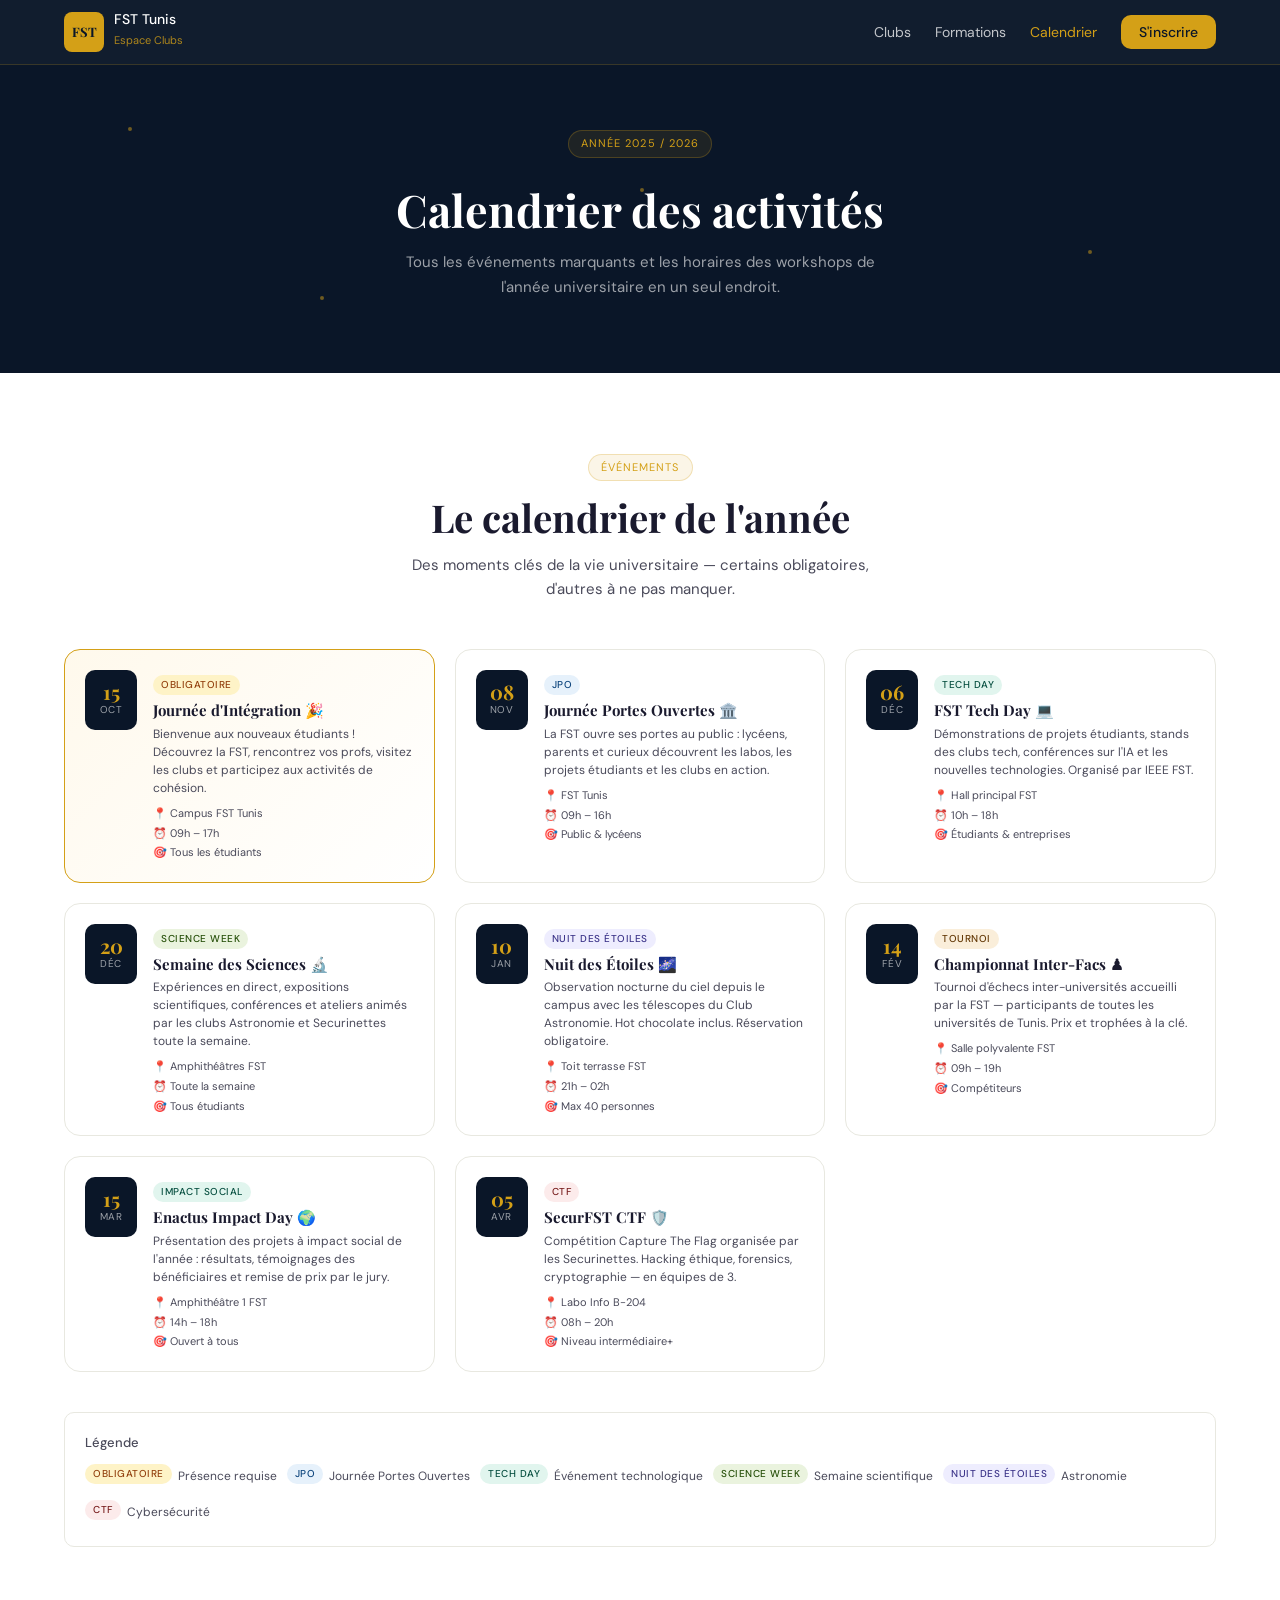
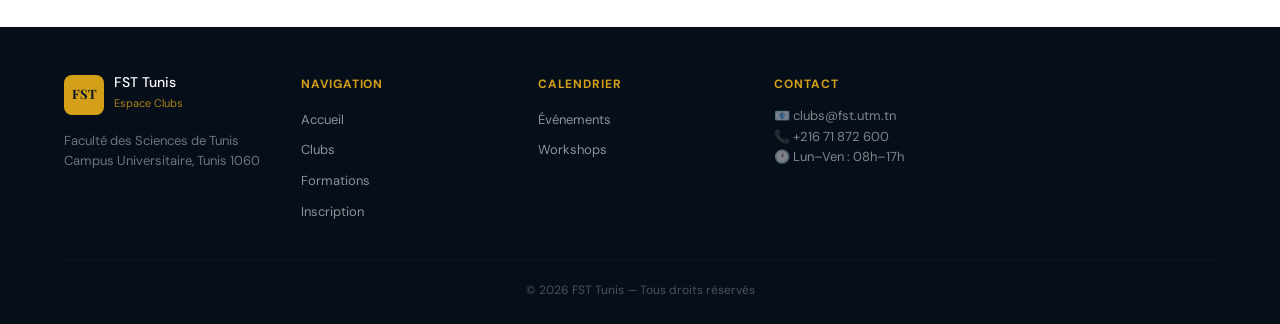
<file: calendrier.html>
<!DOCTYPE html>
<html lang="fr">
<head>
  <meta charset="UTF-8"/>
  <meta name="viewport" content="width=device-width, initial-scale=1.0"/>
  <title>Calendrier — FST Clubs 2025/2026</title>
  <link rel="stylesheet" href="assets/css/style.css"/>
  <link href="https://fonts.googleapis.com/css2?family=Playfair+Display:wght@600;700&family=DM+Sans:wght@300;400;500&display=swap" rel="stylesheet"/>
</head>
<body>

<!-- ═══ NAVBAR ═══ -->
<nav class="navbar" id="navbar">
  <div class="nav-inner">
    <a href="index.html" class="logo">
      <div class="logo-icon"><span>FST</span></div>
      <div class="logo-text"><strong>FST Tunis</strong><small>Espace Clubs</small></div>
    </a>
    <ul class="nav-links">
      <li><a href="index.html#clubs">Clubs</a></li>
      <li><a href="index.html#formations">Formations</a></li>
      <li><a href="calendrier.html" style="color:var(--gold)">Calendrier</a></li>
      <li><a href="inscription.html" class="btn-nav">S'inscrire</a></li>
    </ul>
    <button class="burger" onclick="toggleMenu()">☰</button>
  </div>
  <div class="mobile-menu" id="mobileMenu">
    <a href="index.html#clubs">Clubs</a>
    <a href="index.html#formations">Formations</a>
    <a href="calendrier.html">📅 Calendrier</a>
    <a href="inscription.html">S'inscrire →</a>
  </div>
</nav>

<!-- ═══ PAGE HEADER ═══ -->
<div class="cal-hero">
  <div class="hero-bg">
    <div class="star" style="top:20%;left:10%;animation-delay:0s"></div>
    <div class="star" style="top:60%;left:85%;animation-delay:0.7s"></div>
    <div class="star" style="top:40%;left:50%;animation-delay:1.1s"></div>
    <div class="star" style="top:75%;left:25%;animation-delay:0.4s"></div>
  </div>
  <div class="cal-hero-content">
    <span class="section-tag">Année 2025 / 2026</span>
    <h1>Calendrier des activités</h1>
    <p>Tous les événements marquants et les horaires des workshops de l'année universitaire en un seul endroit.</p>
  </div>
</div>

<!-- ═══ SECTION ÉVÉNEMENTS ═══ -->
<section id="cal-evenements" class="section cal-section active">
  <div class="container">
    <div class="section-header">
      <span class="section-tag">Événements</span>
      <h2>Le calendrier de l'année</h2>
      <p>Des moments clés de la vie universitaire — certains obligatoires, d'autres à ne pas manquer.</p>
    </div>

    <div class="events-grid">

      <div class="event-card event-featured">
        <div class="event-date-badge"><strong>15</strong><span>OCT</span></div>
        <div class="event-body">
          <span class="event-type obligatoire">Obligatoire</span>
          <h3>Journée d'Intégration 🎉</h3>
          <p>Bienvenue aux nouveaux étudiants ! Découvrez la FST, rencontrez vos profs, visitez les clubs et participez aux activités de cohésion.</p>
          <div class="event-meta">
            <span>📍 Campus FST Tunis</span>
            <span>⏰ 09h – 17h</span>
            <span>🎯 Tous les étudiants</span>
          </div>
        </div>
      </div>

      <div class="event-card">
        <div class="event-date-badge"><strong>08</strong><span>NOV</span></div>
        <div class="event-body">
          <span class="event-type jpo">JPO</span>
          <h3>Journée Portes Ouvertes 🏛️</h3>
          <p>La FST ouvre ses portes au public : lycéens, parents et curieux découvrent les labos, les projets étudiants et les clubs en action.</p>
          <div class="event-meta">
            <span>📍 FST Tunis</span>
            <span>⏰ 09h – 16h</span>
            <span>🎯 Public & lycéens</span>
          </div>
        </div>
      </div>

      <div class="event-card">
        <div class="event-date-badge"><strong>06</strong><span>DÉC</span></div>
        <div class="event-body">
          <span class="event-type tech">Tech Day</span>
          <h3>FST Tech Day 💻</h3>
          <p>Démonstrations de projets étudiants, stands des clubs tech, conférences sur l'IA et les nouvelles technologies. Organisé par IEEE FST.</p>
          <div class="event-meta">
            <span>📍 Hall principal FST</span>
            <span>⏰ 10h – 18h</span>
            <span>🎯 Étudiants & entreprises</span>
          </div>
        </div>
      </div>

      <div class="event-card">
        <div class="event-date-badge"><strong>20</strong><span>DÉC</span></div>
        <div class="event-body">
          <span class="event-type science">Science Week</span>
          <h3>Semaine des Sciences 🔬</h3>
          <p>Expériences en direct, expositions scientifiques, conférences et ateliers animés par les clubs Astronomie et Securinettes toute la semaine.</p>
          <div class="event-meta">
            <span>📍 Amphithéâtres FST</span>
            <span>⏰ Toute la semaine</span>
            <span>🎯 Tous étudiants</span>
          </div>
        </div>
      </div>

      <div class="event-card">
        <div class="event-date-badge"><strong>10</strong><span>JAN</span></div>
        <div class="event-body">
          <span class="event-type nuit">Nuit des Étoiles</span>
          <h3>Nuit des Étoiles 🌌</h3>
          <p>Observation nocturne du ciel depuis le campus avec les télescopes du Club Astronomie. Hot chocolate inclus. Réservation obligatoire.</p>
          <div class="event-meta">
            <span>📍 Toit terrasse FST</span>
            <span>⏰ 21h – 02h</span>
            <span>🎯 Max 40 personnes</span>
          </div>
        </div>
      </div>

      <div class="event-card">
        <div class="event-date-badge"><strong>14</strong><span>FÉV</span></div>
        <div class="event-body">
          <span class="event-type tournoi">Tournoi</span>
          <h3>Championnat Inter-Facs ♟</h3>
          <p>Tournoi d'échecs inter-universités accueilli par la FST — participants de toutes les universités de Tunis. Prix et trophées à la clé.</p>
          <div class="event-meta">
            <span>📍 Salle polyvalente FST</span>
            <span>⏰ 09h – 19h</span>
            <span>🎯 Compétiteurs</span>
          </div>
        </div>
      </div>

      <div class="event-card">
        <div class="event-date-badge"><strong>15</strong><span>MAR</span></div>
        <div class="event-body">
          <span class="event-type social">Impact Social</span>
          <h3>Enactus Impact Day 🌍</h3>
          <p>Présentation des projets à impact social de l'année : résultats, témoignages des bénéficiaires et remise de prix par le jury.</p>
          <div class="event-meta">
            <span>📍 Amphithéâtre 1 FST</span>
            <span>⏰ 14h – 18h</span>
            <span>🎯 Ouvert à tous</span>
          </div>
        </div>
      </div>

      <div class="event-card">
        <div class="event-date-badge"><strong>05</strong><span>AVR</span></div>
        <div class="event-body">
          <span class="event-type ctf">CTF</span>
          <h3>SecurFST CTF 🛡️</h3>
          <p>Compétition Capture The Flag organisée par les Securinettes. Hacking éthique, forensics, cryptographie — en équipes de 3.</p>
          <div class="event-meta">
            <span>📍 Labo Info B-204</span>
            <span>⏰ 08h – 20h</span>
            <span>🎯 Niveau intermédiaire+</span>
          </div>
        </div>
      </div>

    </div>

    <!-- Légende -->
    <div class="legend">
      <h4>Légende</h4>
      <div class="legend-items">
        <div class="legend-item"><span class="event-type obligatoire">Obligatoire</span> Présence requise</div>
        <div class="legend-item"><span class="event-type jpo">JPO</span> Journée Portes Ouvertes</div>
        <div class="legend-item"><span class="event-type tech">Tech Day</span> Événement technologique</div>
        <div class="legend-item"><span class="event-type science">Science Week</span> Semaine scientifique</div>
        <div class="legend-item"><span class="event-type nuit">Nuit des Étoiles</span> Astronomie</div>
        <div class="legend-item"><span class="event-type ctf">CTF</span> Cybersécurité</div>
      </div>
    </div>
  </div>
</section>
</section>

<!-- ═══ FOOTER ═══ -->
<footer class="footer">
  <div class="container">
    <div class="footer-grid">
      <div>
        <div class="logo"><div class="logo-icon"><span>FST</span></div><div class="logo-text"><strong>FST Tunis</strong><small>Espace Clubs</small></div></div>
        <p style="margin-top:1rem;font-size:13px;opacity:0.6">Faculté des Sciences de Tunis<br/>Campus Universitaire, Tunis 1060</p>
      </div>
      <div>
        <h5>Navigation</h5>
        <ul>
          <li><a href="index.html">Accueil</a></li>
          <li><a href="index.html#clubs">Clubs</a></li>
          <li><a href="index.html#formations">Formations</a></li>
          <li><a href="inscription.html">Inscription</a></li>
        </ul>
      </div>
      <div>
        <h5>Calendrier</h5>
        <ul>
          <li><a href="#" onclick="showCalSection('evenements', document.querySelector('.cal-hero-tab'))">Événements</a></li>
          <li><a href="#" onclick="showCalSection('workshops', document.querySelectorAll('.cal-hero-tab')[1])">Workshops</a></li>
        </ul>
      </div>
      <div>
        <h5>Contact</h5>
        <p style="font-size:13px;opacity:0.7">📧 clubs@fst.utm.tn<br/>📞 +216 71 872 600<br/>🕐 Lun–Ven : 08h–17h</p>
      </div>
    </div>
    <div class="footer-bottom">
      <p>© 2026 FST Tunis — Tous droits réservés</p>
    </div>
  </div>
</footer>

<script src="assets/js/script.js"></script>
<script>
function showCalSection(section, btn) {
  // Hide all sections
  document.querySelectorAll('.cal-section').forEach(s => s.style.display = 'none');
  document.querySelectorAll('.cal-hero-tab').forEach(b => b.classList.remove('active'));
  // Show target
  const target = document.getElementById('cal-' + section);
  if (target) target.style.display = 'block';
  if (btn) btn.classList.add('active');
}
</script>
</body>
</html>
</file>
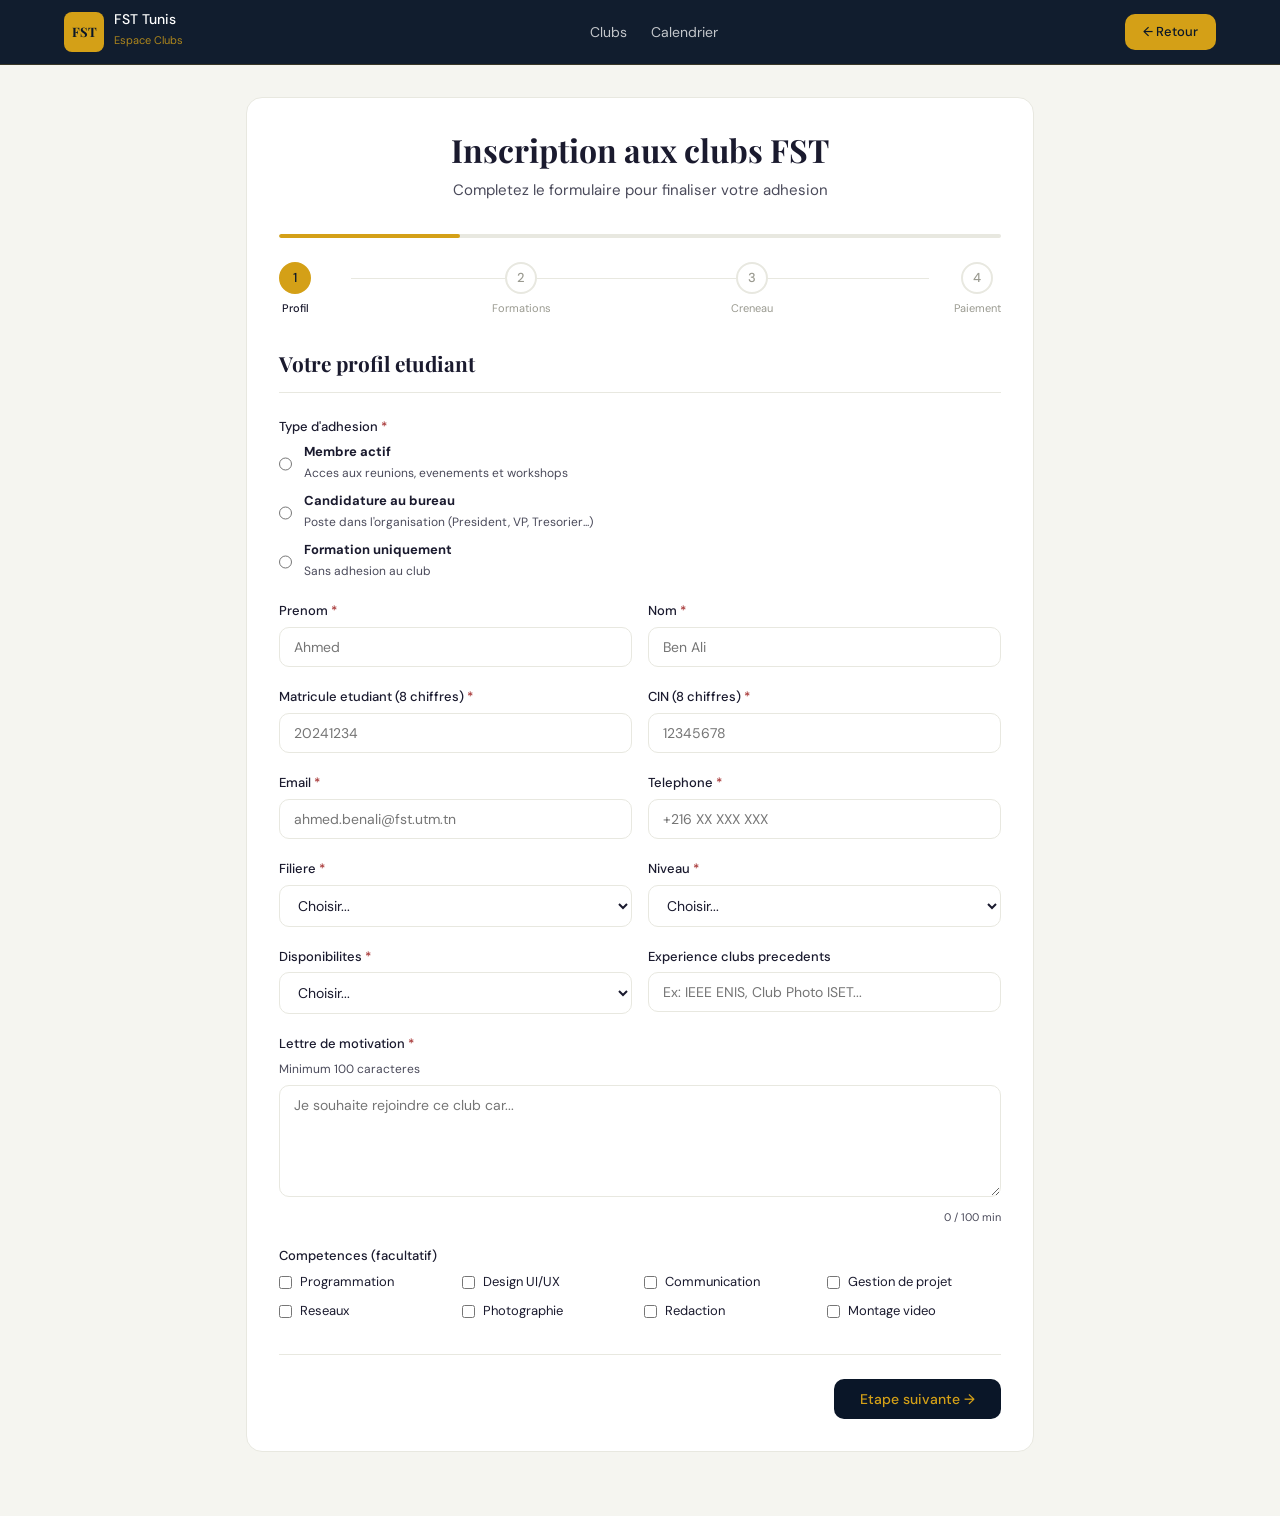
<file: inscription.html>
<!DOCTYPE html>
<html lang="fr">
<head>
  <meta charset="UTF-8"/>
  <meta name="viewport" content="width=device-width, initial-scale=1.0"/>
  <title>Inscription — FST Clubs</title>
  <link rel="stylesheet" href="assets/css/style.css"/>
  <link href="https://fonts.googleapis.com/css2?family=Playfair+Display:wght@600;700&family=DM+Sans:wght@300;400;500&display=swap" rel="stylesheet"/>
  <style>
    .club-badge{display:inline-flex;align-items:center;gap:10px;background:linear-gradient(135deg,#0a1628,#162847);color:#d4a017;padding:10px 20px;border-radius:12px;font-weight:600;font-size:15px;margin-bottom:1.5rem}
    .creneau-grid{display:grid;grid-template-columns:repeat(auto-fill,minmax(160px,1fr));gap:8px}
    .creneau-card{position:relative}
    .creneau-card input{position:absolute;opacity:0;width:0;height:0}
    .creneau-card label{display:block;padding:10px 14px;border:1.5px solid #e8e8e0;border-radius:10px;cursor:pointer;font-size:13px;transition:all .2s}
    .creneau-card input:checked + label{border-color:#d4a017;background:#fff9ec;color:#633806;font-weight:500}
    .creneau-card.pris label{background:#f5f5f0;color:#b0b0a0;cursor:not-allowed;border-color:#e0e0d8;text-decoration:line-through}
    .creneau-card label .cr-time{display:block;font-weight:600;color:inherit}
    .creneau-card label .cr-lieu{display:block;font-size:11px;color:#9a9a90;margin-top:2px}
    .paiement-sim{border:2px solid #e8e8e0;border-radius:14px;padding:1.5rem;margin-bottom:1.5rem}
    .pm-tabs{display:flex;gap:8px;margin-bottom:1rem;flex-wrap:wrap}
    .pm-tab{padding:9px 18px;border:1.5px solid #e8e8e0;border-radius:10px;background:#fff;cursor:pointer;font-size:13px;font-family:'DM Sans',sans-serif;transition:all .2s}
    .pm-tab.active{border-color:#d4a017;background:#fff9ec;color:#633806;font-weight:500}
    .pm-form{display:none;animation:fadeIn .25s}
    .pm-form.active{display:block}
    .card-inputs{display:grid;grid-template-columns:2fr 1fr 1fr;gap:8px}
    .bank-info{background:#f5f5f0;border-radius:10px;padding:1rem;font-size:13px}
    .bank-row{display:flex;justify-content:space-between;padding:5px 0;border-bottom:1px solid #e8e8e0;font-size:13px}
    .bank-row:last-child{border:none}
    .especes-box{background:#fff9ec;border:1px solid rgba(212,160,23,0.3);border-radius:10px;padding:1rem;font-size:13px;color:#633806}
    .total-recap{background:#0a1628;color:#fff;border-radius:12px;padding:1.25rem;margin-bottom:1.5rem}
    .total-line{display:flex;justify-content:space-between;font-size:13px;padding:5px 0;border-bottom:1px solid rgba(255,255,255,0.1)}
    .total-line.big{font-size:16px;font-weight:600;border:none;padding-top:10px;color:#d4a017}
    @keyframes fadeIn{from{opacity:0;transform:translateY(-6px)}to{opacity:1;transform:none}}
  </style>
</head>
<body class="inscription-page">

<nav class="navbar" id="navbar">
  <div class="nav-inner">
    <a href="index.html" class="logo">
      <div class="logo-icon"><span>FST</span></div>
      <div class="logo-text"><strong>FST Tunis</strong><small>Espace Clubs</small></div>
    </a>
    <ul class="nav-links" style="gap:1.5rem;list-style:none;display:flex;align-items:center">
      <li><a href="index.html#clubs" style="font-size:14px;color:rgba(255,255,255,0.75)">Clubs</a></li>
      <li><a href="calendrier.html" style="font-size:14px;color:rgba(255,255,255,0.75)">Calendrier</a></li>
    </ul>
    <a href="index.html" class="btn-nav">&#8592; Retour</a>
  </div>
</nav>

<main class="insc-main">
  <div class="insc-wrapper">

    <div class="insc-title">
      <h1>Inscription aux clubs FST</h1>
      <p>Completez le formulaire pour finaliser votre adhesion</p>
    </div>

    <!-- Club badge (rempli par JS) -->
    <div id="clubBadge" style="display:none" class="club-badge">
      <span id="clubBadgeIcon">🏆</span>
      <span id="clubBadgeName">Club</span>
      <span style="font-size:12px;opacity:0.7;margin-left:4px" id="clubBadgePrix"></span>
    </div>

    <!-- Barre progression -->
    <div class="progress-bar">
      <div class="progress-fill" id="progressFill" style="width:25%"></div>
    </div>
    <div class="steps-track">
      <div class="step-item active" id="si-1"><div class="step-num">1</div><span>Profil</span></div>
      <div class="step-item" id="si-2"><div class="step-num">2</div><span>Formations</span></div>
      <div class="step-item" id="si-3"><div class="step-num">3</div><span>Creneau</span></div>
      <div class="step-item" id="si-4"><div class="step-num">4</div><span>Paiement</span></div>
    </div>

    <form id="inscForm" action="actions/inscription.php" method="POST">
      <!-- Club transmis par URL, stocké dans un champ caché -->
      <input type="hidden" name="club" id="clubInput" value=""/>
      <input type="hidden" name="creneau_id" id="creneauInput" value=""/>
      <input type="hidden" name="mode_paiement" id="modeInput" value=""/>

      <!-- ════ ÉTAPE 1 : Profil ════ -->
      <div class="form-step active" id="step-1">
        <h2 class="step-title">Votre profil etudiant</h2>

        <div class="form-group">
          <label class="form-label required">Type d'adhesion</label>
          <div class="radio-group">
            <label class="radio-option">
              <input type="radio" name="adhesion" value="membre" required/>
              <div class="ro-inner"><strong>Membre actif</strong><p>Acces aux reunions, evenements et workshops</p></div>
            </label>
            <label class="radio-option">
              <input type="radio" name="adhesion" value="bureau"/>
              <div class="ro-inner"><strong>Candidature au bureau</strong><p>Poste dans l'organisation (President, VP, Tresorier...)</p></div>
            </label>
            <label class="radio-option">
              <input type="radio" name="adhesion" value="formation"/>
              <div class="ro-inner"><strong>Formation uniquement</strong><p>Sans adhesion au club</p></div>
            </label>
          </div>
        </div>

        <div class="form-row">
          <div class="form-group">
            <label class="form-label required">Prenom</label>
            <input type="text" name="prenom" placeholder="Ahmed" required/>
          </div>
          <div class="form-group">
            <label class="form-label required">Nom</label>
            <input type="text" name="nom" placeholder="Ben Ali" required/>
          </div>
        </div>

        <div class="form-row">
          <div class="form-group">
            <label class="form-label required">Matricule etudiant (8 chiffres)</label>
            <input type="text" name="matricule" placeholder="20241234" pattern="[0-9]{8}" maxlength="8" required/>
          </div>
          <div class="form-group">
            <label class="form-label required">CIN (8 chiffres)</label>
            <input type="text" name="cin" placeholder="12345678" pattern="[0-9]{8}" maxlength="8" required/>
          </div>
        </div>

        <div class="form-row">
          <div class="form-group">
            <label class="form-label required">Email</label>
            <input type="email" name="email" placeholder="ahmed.benali@fst.utm.tn" required/>
          </div>
          <div class="form-group">
            <label class="form-label required">Telephone</label>
            <input type="tel" name="telephone" placeholder="+216 XX XXX XXX" required/>
          </div>
        </div>

        <div class="form-row">
          <div class="form-group">
            <label class="form-label required">Filiere</label>
            <select name="filiere" required>
              <option value="">Choisir...</option>
              <option>Licence Informatique</option>
              <option>Licence Mathematiques</option>
              <option>Licence Physique</option>
              <option>Licence Chimie</option>
              <option>Licence Biologie</option>
              <option>Master Informatique</option>
              <option>Master Physique</option>
              <option>Master Mathematiques</option>
              <option>Doctorat</option>
            </select>
          </div>
          <div class="form-group">
            <label class="form-label required">Niveau</label>
            <select name="niveau" required>
              <option value="">Choisir...</option>
              <option>L1 — 1ere annee Licence</option>
              <option>L2 — 2eme annee Licence</option>
              <option>L3 — 3eme annee Licence</option>
              <option>M1 — 1ere annee Master</option>
              <option>M2 — 2eme annee Master</option>
              <option>Doctorat</option>
            </select>
          </div>
        </div>

        <div class="form-row">
          <div class="form-group">
            <label class="form-label required">Disponibilites</label>
            <select name="dispo" required>
              <option value="">Choisir...</option>
              <option>Matin (08h-12h)</option>
              <option>Apres-midi (14h-18h)</option>
              <option>Soir (18h-21h)</option>
              <option>Week-end seulement</option>
              <option>Flexible</option>
            </select>
          </div>
          <div class="form-group">
            <label class="form-label">Experience clubs precedents</label>
            <input type="text" name="experience" placeholder="Ex: IEEE ENIS, Club Photo ISET..."/>
          </div>
        </div>

        <div class="form-group">
          <label class="form-label required">Lettre de motivation</label>
          <p class="form-hint">Minimum 100 caracteres</p>
          <textarea name="motivation" rows="5" placeholder="Je souhaite rejoindre ce club car..." required minlength="100"></textarea>
          <div class="char-count"><span id="charCount">0</span> / 100 min</div>
        </div>

        <div class="form-group">
          <label class="form-label">Competences (facultatif)</label>
          <div class="checkbox-grid">
            <label class="check-item"><input type="checkbox" name="competences[]" value="prog"/> Programmation</label>
            <label class="check-item"><input type="checkbox" name="competences[]" value="design"/> Design UI/UX</label>
            <label class="check-item"><input type="checkbox" name="competences[]" value="commun"/> Communication</label>
            <label class="check-item"><input type="checkbox" name="competences[]" value="gestion"/> Gestion de projet</label>
            <label class="check-item"><input type="checkbox" name="competences[]" value="reseau"/> Reseaux</label>
            <label class="check-item"><input type="checkbox" name="competences[]" value="photo"/> Photographie</label>
            <label class="check-item"><input type="checkbox" name="competences[]" value="redac"/> Redaction</label>
            <label class="check-item"><input type="checkbox" name="competences[]" value="video"/> Montage video</label>
          </div>
        </div>

        <div class="step-actions">
          <span></span>
          <button type="button" class="btn-next" onclick="nextStep(2)">Etape suivante &#8594;</button>
        </div>
      </div>

      <!-- ════ ÉTAPE 2 : Formations ════ -->
      <div class="form-step" id="step-2">
        <h2 class="step-title">Formations certifiees <span class="optional-tag">Optionnel</span></h2>
        <p class="step-subtitle">Ajoutez des formations certifiees. Les frais s'ajoutent au total.</p>

        <div class="formations-list">
          <div class="formation-select-card" data-price="80">
            <label class="fsc-label">
              <input type="checkbox" name="formations[]" value="iot" onchange="updateTotal()"/>
              <div class="fsc-inner">
                <div class="fsc-left"><span class="fsc-badge ieee-text">IEEE</span>
                  <div><h4>Introduction a l'IoT</h4><p>20h · Certificat IEEE · Labo B-204</p></div></div>
                <span class="fsc-price">80 DT</span>
              </div>
            </label>
          </div>
          <div class="formation-select-card" data-price="120">
            <label class="fsc-label">
              <input type="checkbox" name="formations[]" value="ml" onchange="updateTotal()"/>
              <div class="fsc-inner">
                <div class="fsc-left"><span class="fsc-badge ieee-text">IEEE</span>
                  <div><h4>Machine Learning avec Python</h4><p>30h · Certificat IEEE</p></div></div>
                <span class="fsc-price">120 DT</span>
              </div>
            </label>
          </div>
          <div class="formation-select-card" data-price="60">
            <label class="fsc-label">
              <input type="checkbox" name="formations[]" value="leadership" onchange="updateTotal()"/>
              <div class="fsc-inner">
                <div class="fsc-left"><span class="fsc-badge enactus-text">EN</span>
                  <div><h4>Leadership &amp; Gestion de projet</h4><p>15h · Certificat Enactus</p></div></div>
                <span class="fsc-price">60 DT</span>
              </div>
            </label>
          </div>
          <div class="formation-select-card" data-price="100">
            <label class="fsc-label">
              <input type="checkbox" name="formations[]" value="ctf" onchange="updateTotal()"/>
              <div class="fsc-inner">
                <div class="fsc-left"><span class="fsc-badge secu-text">SEC</span>
                  <div><h4>Ethical Hacking &amp; CTF</h4><p>25h · Certificat SecurInette</p></div></div>
                <span class="fsc-price">100 DT</span>
              </div>
            </label>
          </div>
          <div class="formation-select-card" data-price="90">
            <label class="fsc-label">
              <input type="checkbox" name="formations[]" value="forensics" onchange="updateTotal()"/>
              <div class="fsc-inner">
                <div class="fsc-left"><span class="fsc-badge secu-text">SEC</span>
                  <div><h4>Forensics &amp; Defense numerique</h4><p>20h · Certificat SecurInette</p></div></div>
                <span class="fsc-price">90 DT</span>
              </div>
            </label>
          </div>
          <div class="formation-select-card" data-price="40">
            <label class="fsc-label">
              <input type="checkbox" name="formations[]" value="astrophysique" onchange="updateTotal()"/>
              <div class="fsc-inner">
                <div class="fsc-left"><span class="fsc-badge astro-text">&#128301;</span>
                  <div><h4>Astrophysique pour debutants</h4><p>12h · Attestation FST</p></div></div>
                <span class="fsc-price">40 DT</span>
              </div>
            </label>
          </div>
        </div>

        <div class="step-actions">
          <button type="button" class="btn-back" onclick="prevStep(1)">&#8592; Retour</button>
          <button type="button" class="btn-next" onclick="nextStep(3)">Etape suivante &#8594;</button>
        </div>
      </div>

      <!-- ════ ÉTAPE 3 : Créneau de recrutement ════ -->
      <div class="form-step" id="step-3">
        <h2 class="step-title">Creneau de recrutement</h2>
        <p class="step-subtitle">Chaque creneau est reserve a un seul etudiant. Choisissez parmi les places disponibles.</p>

        <div id="creneauxLoading" style="text-align:center;padding:2rem;color:#9a9a90">
          <div style="font-size:2rem;margin-bottom:8px">&#128336;</div>
          <p>Chargement des creneaux...</p>
        </div>

        <div id="creneauxContainer" style="display:none">
          <div id="creneauxInfo" style="background:#f5f5f0;border-radius:10px;padding:10px 14px;font-size:13px;color:#4a4a5a;margin-bottom:1rem"></div>
          <div class="creneau-grid" id="creneauxGrid"></div>
          <p style="font-size:12px;color:#9a9a90;margin-top:8px">&#128994; Disponible &nbsp; &#128308; Deja reserve</p>
        </div>

        <div id="creneauxError" style="display:none;background:#fcebeb;border-radius:10px;padding:1rem;color:#791F1F;font-size:13px;text-align:center">
          Impossible de charger les creneaux. Verifiez votre connexion.
        </div>

        <div class="step-actions" style="margin-top:1.5rem">
          <button type="button" class="btn-back" onclick="prevStep(2)">&#8592; Retour</button>
          <button type="button" class="btn-next" onclick="nextStep(4)">Etape suivante &#8594;</button>
        </div>
      </div>

      <!-- ════ ÉTAPE 4 : Paiement ════ -->
      <div class="form-step" id="step-4">
        <h2 class="step-title">Recapitulatif &amp; Paiement</h2>

        <!-- Récap montants -->
        <div class="total-recap" id="totalRecap">
          <div class="total-line"><span>Club</span><strong id="recapClub">-</strong></div>
          <div class="total-line"><span>Cotisation</span><strong id="recapCotis">-</strong></div>
          <div class="total-line" id="recapFormationsRow" style="display:none"><span>Formations</span><strong id="recapFormations">-</strong></div>
          <div class="total-line"><span>Frais admin</span><strong>2 DT</strong></div>
          <div class="total-line big"><span>Total a payer</span><strong id="recapTotal">-</strong></div>
        </div>

        <!-- Paiement simulé -->
        <div class="paiement-sim">
          <h3 style="font-size:15px;margin-bottom:1rem">Mode de paiement <span style="color:#e24b4a;font-size:12px">* obligatoire</span></h3>

          <div id="pmAlert" style="display:none;background:#fcebeb;border-radius:8px;padding:10px;font-size:13px;color:#791F1F;margin-bottom:1rem">
            &#9888;&#65039; Veuillez selectionner un mode de paiement.
          </div>

          <div class="pm-tabs">
            <button type="button" class="pm-tab" onclick="selectPM('carte',this)">&#128179; Carte bancaire</button>
            <button type="button" class="pm-tab" onclick="selectPM('virement',this)">&#127963; Virement</button>
            <button type="button" class="pm-tab" onclick="selectPM('especes',this)">&#128181; Especes</button>
          </div>

          <div class="pm-form" id="pm-carte">
            <div class="form-group">
              <label class="form-label">Numero de carte</label>
              <input type="text" placeholder="0000  0000  0000  0000" maxlength="19" oninput="formatCard(this)" autocomplete="cc-number"/>
            </div>
            <div class="card-inputs">
              <div class="form-group">
                <label class="form-label">Nom sur la carte</label>
                <input type="text" placeholder="AHMED BEN ALI" autocomplete="cc-name"/>
              </div>
              <div class="form-group">
                <label class="form-label">Expiration</label>
                <input type="text" placeholder="MM/AA" maxlength="5" autocomplete="cc-exp"/>
              </div>
              <div class="form-group">
                <label class="form-label">CVV</label>
                <input type="text" placeholder="***" maxlength="3" autocomplete="cc-csc"/>
              </div>
            </div>
          </div>

          <div class="pm-form" id="pm-virement">
            <div class="bank-info">
              <div class="bank-row"><span>Banque</span><strong>BNA</strong></div>
              <div class="bank-row"><span>RIB</span><strong>10 006 0351234567890 23</strong></div>
              <div class="bank-row"><span>Reference</span><strong style="color:#d4a017">FST-CLUBS-2024</strong></div>
            </div>
            <div class="form-group" style="margin-top:1rem">
              <label class="form-label">N° de recu de virement</label>
              <input type="text" name="virement_ref" placeholder="Ex: VIR-20241234"/>
            </div>
          </div>

          <div class="pm-form" id="pm-especes">
            <div class="especes-box">
              <p>&#127962; Presentez-vous au Bureau A-104 (Lun-Ven, 08h-16h) avec votre matricule et le montant exact.</p>
              <div class="bank-row" style="margin-top:8px"><span>Bureau</span><strong>Batiment A — Salle 104</strong></div>
              <div class="bank-row"><span>Horaires</span><strong>08h – 16h (Lun–Ven)</strong></div>
            </div>
          </div>
        </div>

        <div class="cgu-block">
          <label class="check-item" style="font-size:14px">
            <input type="checkbox" name="cgu" required/>
            J'accepte le reglement interieur de la FST Tunis et du club
          </label>
          <label class="check-item" style="font-size:14px">
            <input type="checkbox" name="newsletter" value="1"/>
            Recevoir les actualites des clubs par email
          </label>
        </div>

        <div class="step-actions">
          <button type="button" class="btn-back" onclick="prevStep(3)">&#8592; Retour</button>
          <button type="submit" class="btn-submit" onclick="return validateAndSubmit()">Confirmer l'inscription &#10003;</button>
        </div>
      </div>

    </form>
  </div>
</main>

<script src="assets/js/script_inscription.js"></script>
</body>
</html>
</file>
<file: assets/css/style.css>
/* ═══════════════════════════════════════════
   FST CLUBS — STYLE.CSS
   Dark Academic Theme · Navy + Gold
═══════════════════════════════════════════ */
:root {
  --navy:     #0a1628;
  --navy-2:   #0f1f3d;
  --navy-3:   #162847;
  --gold:     #d4a017;
  --gold-l:   #e8bc3a;
  --white:    #ffffff;
  --gray-100: #f5f5f0;
  --gray-200: #e8e8e0;
  --gray-400: #9a9a90;
  --gray-600: #5a5a50;
  --text:     #1a1a2e;
  --text-2:   #4a4a5a;
  --blue:     #185FA5;
  --blue-l:   #E6F1FB;
  --blue-t:   #0C447C;
  --green:    #3B6D11;
  --green-l:  #EAF3DE;
  --green-t:  #27500A;
  --purple:   #534AB7;
  --purple-l: #EEEDFE;
  --purple-t: #3C3489;
  --amber:    #854F0B;
  --amber-l:  #FAEEDA;
  --amber-t:  #633806;
  --red:      #A32D2D;
  --red-l:    #FCEBEB;
  --red-t:    #791F1F;
  --teal:     #0F6E56;
  --teal-l:   #E1F5EE;
  --teal-t:   #085041;
  --radius:   10px;
  --radius-lg: 16px;
  --shadow:   0 2px 20px rgba(0,0,0,0.08);
  --shadow-lg: 0 8px 40px rgba(0,0,0,0.12);
}
* { box-sizing: border-box; margin: 0; padding: 0; }
html { scroll-behavior: smooth; }
body {
  font-family: 'DM Sans', sans-serif;
  color: var(--text);
  background: var(--white);
  line-height: 1.6;
}
h1, h2, h3 {
  font-family: 'Playfair Display', serif;
  line-height: 1.25;
}
a { text-decoration: none; color: inherit; }
input, select, textarea, button {
  font-family: 'DM Sans', sans-serif;
  font-size: 14px;
}
input[type=text], input[type=email], input[type=tel],
input[type=password], input[type=number],
select, textarea {
  width: 100%;
  padding: 10px 14px;
  border: 1px solid var(--gray-200);
  border-radius: var(--radius);
  background: var(--white);
  color: var(--text);
  outline: none;
  transition: border-color 0.2s, box-shadow 0.2s;
}
input:focus, select:focus, textarea:focus {
  border-color: var(--gold);
  box-shadow: 0 0 0 3px rgba(212,160,23,0.12);
}
textarea { resize: vertical; }
/* ─── NAVBAR ─── */
.navbar {
  position: sticky;
  top: 0;
  z-index: 100;
  background: rgba(10,22,40,0.97);
  backdrop-filter: blur(12px);
  border-bottom: 1px solid rgba(212,160,23,0.2);
}
.nav-inner {
  max-width: 1200px;
  margin: 0 auto;
  padding: 0 1.5rem;
  height: 64px;
  display: flex;
  align-items: center;
  justify-content: space-between;
}
.logo {
  display: flex;
  align-items: center;
  gap: 10px;
}
.logo-icon {
  width: 40px;
  height: 40px;
  background: var(--gold);
  border-radius: 8px;
  display: flex;
  align-items: center;
  justify-content: center;
}

.logo-icon span {
  font-family: 'Playfair Display', serif;
  font-size: 13px;
  font-weight: 700;
  color: var(--navy);
}

.logo-text strong {
  display: block;
  font-size: 14px;
  font-weight: 500;
  color: var(--white);
  line-height: 1;
}
.logo-text small {
  font-size: 11px;
  color: var(--gold);
  opacity: 0.8;
}
.nav-links {
  display: flex;
  align-items: center;
  gap: 1.5rem;
  list-style: none;
}
.nav-links a {
  font-size: 14px;
  color: rgba(255,255,255,0.75);
  transition: color 0.2s;
}
.nav-links a:hover { color: var(--gold); }
.btn-nav {
  padding: 8px 18px;
  background: var(--gold);
  color: var(--navy) !important;
  border-radius: var(--radius);
  font-weight: 500;
  font-size: 13px;
  transition: background 0.2s;
}
.btn-nav:hover { background: var(--gold-l) !important; }
.burger {
  display: none;
  background: none;
  border: none;
  color: var(--white);
  font-size: 22px;
  cursor: pointer;
}
.mobile-menu {
  display: none;
  flex-direction: column;
  padding: 1rem 1.5rem;
  gap: 0.75rem;
  border-top: 1px solid rgba(255,255,255,0.08);
}
.mobile-menu a {
  font-size: 14px;
  color: rgba(255,255,255,0.8);
  padding: 6px 0;
}
.mobile-menu.open { display: flex; }
/* ─── HERO ─── */
.hero {
  background: var(--navy);
  min-height: 90vh;
  display: flex;
  align-items: center;
  position: relative;
  overflow: hidden;
}
.hero-bg {
  position: absolute;
  inset: 0;
  pointer-events: none;
}
.star {
  position: absolute;
  width: 4px;
  height: 4px;
  background: var(--gold);
  border-radius: 50%;
  animation: twinkle 3s infinite;
  opacity: 0.5;
}
@keyframes twinkle {
  0%, 100% { opacity: 0.2; transform: scale(1); }
  50% { opacity: 0.8; transform: scale(1.5); }
}
.hero-content {
  max-width: 1200px;
  margin: 0 auto;
  padding: 5rem 1.5rem;
  position: relative;
  z-index: 1;
}
.hero-tag {
  display: inline-block;
  padding: 6px 14px;
  background: rgba(212,160,23,0.15);
  border: 1px solid rgba(212,160,23,0.3);
  color: var(--gold);
  border-radius: 20px;
  font-size: 12px;
  letter-spacing: 0.05em;
  margin-bottom: 1.5rem;
}
.hero h1 {
  font-size: clamp(2.2rem, 5vw, 3.8rem);
  color: var(--white);
  margin-bottom: 1.25rem;
  max-width: 700px;
  line-height: 1.2;
}
.hero p {
  font-size: 17px;
  color: rgba(255,255,255,0.65);
  max-width: 580px;
  margin-bottom: 2rem;
  line-height: 1.7;
}
.hero-actions {
  display: flex;
  gap: 1rem;
  flex-wrap: wrap;
  margin-bottom: 3rem;
}
.btn-primary {
  padding: 12px 28px;
  background: var(--gold);
  color: var(--navy);
  border-radius: var(--radius);
  font-weight: 500;
  font-size: 14px;
  border: none;
  cursor: pointer;
  transition: background 0.2s, transform 0.1s;
  display: inline-block;
}
.btn-primary:hover { background: var(--gold-l); transform: translateY(-1px); }
.btn-outline {
  padding: 12px 28px;
  background: transparent;
  color: var(--white);
  border-radius: var(--radius);
  font-size: 14px;
  border: 1px solid rgba(255,255,255,0.3);
  transition: border-color 0.2s, background 0.2s;
  display: inline-block;
}
.btn-outline:hover {
  border-color: var(--gold);
  color: var(--gold);
}
.hero-stats {
  display: flex;
  gap: 2rem;
  flex-wrap: wrap;
  align-items: center;
}
.stat strong {
  display: block;
  font-size: 2rem;
  font-family: 'Playfair Display', serif;
  color: var(--gold);
}
.stat span {
  font-size: 12px;
  color: rgba(255,255,255,0.5);
  text-transform: uppercase;
  letter-spacing: 0.06em;
}
.stat-sep {
  width: 1px;
  height: 40px;
  background: rgba(255,255,255,0.15);
}
/* ─── SECTIONS ─── */
.section {
  padding: 5rem 0;
}
.section-dark {
  background: var(--navy);
  color: var(--white);
}
.section-light {
  background: var(--gray-100);
}
.container {
  max-width: 1200px;
  margin: 0 auto;
  padding: 0 1.5rem;
}
.section-header {
  text-align: center;
  margin-bottom: 3rem;
}
.section-header.light h2 { color: var(--white); }
.section-header.light p { color: rgba(255,255,255,0.6); }
.section-tag {
  display: inline-block;
  font-size: 11px;
  letter-spacing: 0.1em;
  text-transform: uppercase;
  color: var(--gold);
  background: rgba(212,160,23,0.1);
  border: 1px solid rgba(212,160,23,0.25);
  padding: 4px 12px;
  border-radius: 20px;
  margin-bottom: 0.75rem;
}
.section-header h2 {
  font-size: clamp(1.8rem, 3vw, 2.4rem);
  margin-bottom: 0.75rem;
}
.section-header p {
  font-size: 15px;
  color: var(--text-2);
  max-width: 500px;
  margin: 0 auto;
}
/* ─── CLUB CARDS ─── */
.clubs-grid {
  display: grid;
  grid-template-columns: repeat(auto-fill, minmax(300px, 1fr));
  gap: 1.5rem;
}
.club-card {
  background: var(--white);
  border-radius: var(--radius-lg);
  border: 1px solid var(--gray-200);
  overflow: hidden;
  transition: transform 0.2s, box-shadow 0.2s;
}
.club-card:hover {
  transform: translateY(-4px);
  box-shadow: var(--shadow-lg);
}
.club-header {
  padding: 1.75rem;
  display: flex;
  justify-content: space-between;
  align-items: flex-start;
  min-height: 110px;
}
.ieee-bg    { background: linear-gradient(135deg, #00629B, #003366); }
.enactus-bg { background: linear-gradient(135deg, #004B28, #006633); }
.chess-bg   { background: linear-gradient(135deg, #1a1a1a, #3a3a3a); }
.astro-bg   { background: linear-gradient(135deg, #0a0a2e, #1a0a5e); }
.secu-bg    { background: linear-gradient(135deg, #1a0a0a, #5a0a0a); }
.club-logo-wrap {
  display: flex;
  align-items: center;
}
.logo-fallback, .logo-text-big {
  color: var(--white);
  font-weight: 700;
}
.club-tag {
  font-size: 11px;
  padding: 3px 10px;
  background: rgba(255,255,255,0.15);
  color: rgba(255,255,255,0.9);
  border-radius: 20px;
  white-space: nowrap;
}
.club-body {
  padding: 1.25rem;
}
.club-body h3 {
  font-size: 17px;
  margin-bottom: 6px;
}
.club-body p {
  font-size: 13px;
  color: var(--text-2);
  line-height: 1.6;
  margin-bottom: 12px;
}
.club-meta {
  display: flex;
  flex-direction: column;
  gap: 3px;
  margin-bottom: 12px;
}
.club-meta span {
  font-size: 12px;
  color: var(--text-2);
}
.club-tags-row {
  display: flex;
  flex-wrap: wrap;
  gap: 6px;
  margin-bottom: 14px;
}
.pill {
  font-size: 11px;
  padding: 3px 9px;
  border-radius: 20px;
  font-weight: 500;
}
.pill-blue   { background: var(--blue-l); color: var(--blue-t); }
.pill-green  { background: var(--green-l); color: var(--green-t); }
.pill-amber  { background: var(--amber-l); color: var(--amber-t); }
.pill-purple { background: var(--purple-l); color: var(--purple-t); }
.pill-red    { background: var(--red-l); color: var(--red-t); }
.pill-teal   { background: var(--teal-l); color: var(--teal-t); }
.btn-card {
  background: none;
  border: none;
  color: var(--gold);
  font-size: 13px;
  font-weight: 500;
  cursor: pointer;
  padding: 0;
  transition: color 0.2s;
}
.btn-card:hover { color: var(--amber); }
/* ─── FORMATIONS ─── */
.formations-grid {
  display: grid;
  grid-template-columns: repeat(auto-fill, minmax(340px, 1fr));
  gap: 1rem;
}
.formation-card {
  background: rgba(255,255,255,0.05);
  border: 1px solid rgba(255,255,255,0.1);
  border-radius: var(--radius);
  padding: 1rem 1.25rem;
  display: flex;
  align-items: center;
  gap: 1rem;
}
.formation-icon {
  width: 44px;
  height: 44px;
  border-radius: 8px;
  display: flex;
  align-items: center;
  justify-content: center;
  font-size: 13px;
  font-weight: 700;
  flex-shrink: 0;
}
.ieee-text    { background: #003366; color: #fff; }
.enactus-text { background: #004B28; color: #fff; }
.secu-text    { background: #5a0a0a; color: #fff; }
.astro-text   { background: #0a0a2e; color: #fff; font-size: 20px; }
.formation-info { flex: 1; }
.formation-info h4 { font-size: 14px; color: var(--white); margin-bottom: 2px; font-family: 'DM Sans'; font-weight: 500; }
.formation-info p { font-size: 12px; color: rgba(255,255,255,0.5); }
.formation-meta { display: flex; gap: 6px; margin-top: 6px; flex-wrap: wrap; }
.formation-price {
  font-size: 16px;
  font-weight: 700;
  color: var(--gold);
  white-space: nowrap;
}
/* ─── WORKSHOPS ─── */
.ws-tabs {
  display: flex;
  gap: 8px;
  margin-bottom: 1.5rem;
  flex-wrap: wrap;
}
.ws-tab {
  padding: 8px 20px;
  border: 1px solid var(--gray-200);
  border-radius: 20px;
  background: var(--white);
  font-size: 13px;
  color: var(--text-2);
  cursor: pointer;
  transition: all 0.2s;
}
.ws-tab.active, .ws-tab:hover {
  background: var(--navy);
  color: var(--gold);
  border-color: var(--navy);
}
.ws-content { display: none; }
.ws-content.active { display: block; }
.ws-table-wrap { overflow-x: auto; }
.ws-table {
  width: 100%;
  border-collapse: collapse;
  font-size: 13px;
}
.ws-table th {
  background: var(--navy);
  color: var(--gold);
  font-weight: 500;
  font-size: 12px;
  text-transform: uppercase;
  letter-spacing: 0.04em;
  padding: 12px 14px;
  text-align: left;
  white-space: nowrap;
}
.ws-table td {
  padding: 14px;
  border-bottom: 1px solid var(--gray-200);
  vertical-align: top;
  color: var(--text);
}
.ws-table td strong { font-size: 14px; }
.ws-table td small { color: var(--text-2); }
.ws-table tr:hover td { background: var(--gray-100); }
.spots {
  background: var(--amber-l);
  color: var(--amber-t);
  padding: 3px 10px;
  border-radius: 20px;
  font-size: 11px;
  font-weight: 500;
}
.btn-ws {
  padding: 6px 14px;
  background: var(--navy);
  color: var(--gold);
  border-radius: var(--radius);
  font-size: 12px;
  font-weight: 500;
  border: 1px solid transparent;
  transition: all 0.2s;
  display: inline-block;
}
.btn-ws:hover {
  background: var(--gold);
  color: var(--navy);
}
/* ─── EVENTS ─── */
.events-grid {
  display: grid;
  grid-template-columns: repeat(auto-fill, minmax(320px, 1fr));
  gap: 1.25rem;
}
.event-card {
  background: var(--white);
  border-radius: var(--radius-lg);
  border: 1px solid var(--gray-200);
  padding: 1.25rem;
  display: flex;
  gap: 1rem;
  transition: transform 0.2s, box-shadow 0.2s;
}
.event-card:hover {
  transform: translateY(-2px);
  box-shadow: var(--shadow);
}
.event-featured {
  border-color: var(--gold);
  background: linear-gradient(135deg, #fff9ec, #fff);
}
.event-date-badge {
  flex-shrink: 0;
  width: 52px;
  height: 60px;
  background: var(--navy);
  border-radius: var(--radius);
  display: flex;
  flex-direction: column;
  align-items: center;
  justify-content: center;
}
.event-date-badge strong {
  font-size: 20px;
  color: var(--gold);
  font-family: 'Playfair Display', serif;
  line-height: 1;
}
.event-date-badge span {
  font-size: 10px;
  color: rgba(255,255,255,0.6);
  text-transform: uppercase;
  letter-spacing: 0.06em;
}
.event-body { flex: 1; }
.event-type {
  display: inline-block;
  font-size: 10px;
  font-weight: 500;
  letter-spacing: 0.05em;
  text-transform: uppercase;
  padding: 2px 8px;
  border-radius: 20px;
  margin-bottom: 6px;
}
.obligatoire { background: #fef3c7; color: #92400e; }
.jpo         { background: var(--blue-l); color: var(--blue-t); }
.tech        { background: var(--teal-l); color: var(--teal-t); }
.science     { background: var(--green-l); color: var(--green-t); }
.nuit        { background: var(--purple-l); color: var(--purple-t); }
.tournoi     { background: var(--amber-l); color: var(--amber-t); }
.social      { background: var(--teal-l); color: var(--teal-t); }
.ctf         { background: var(--red-l); color: var(--red-t); }
.event-body h3 { font-size: 15px; margin-bottom: 5px; }
.event-body p  { font-size: 12px; color: var(--text-2); line-height: 1.5; margin-bottom: 8px; }
.event-meta    { display: flex; flex-direction: column; gap: 2px; }
.event-meta span { font-size: 11px; color: var(--text-2); }
.legend {
  margin-top: 2.5rem;
  padding: 1.25rem;
  background: var(--white);
  border-radius: var(--radius);
  border: 1px solid var(--gray-200);
}
.legend h4 { font-size: 13px; margin-bottom: 10px; font-family: 'DM Sans'; font-weight: 500; color: var(--text-2); }
.legend-items { display: flex; flex-wrap: wrap; gap: 10px; align-items: center; }
.legend-item { display: flex; align-items: center; gap: 6px; font-size: 12px; color: var(--text-2); }
/* ─── CTA ─── */
.cta-section {
  background: var(--navy);
  text-align: center;
  padding: 4rem 1.5rem;
}
.cta-section h2 {
  color: var(--white);
  font-size: 2rem;
  margin-bottom: 0.5rem;
}
.cta-section p {
  color: rgba(255,255,255,0.55);
  font-size: 15px;
  margin-bottom: 1.75rem;
}
/* ─── FOOTER ─── */
.footer {
  background: #060e1a;
  color: rgba(255,255,255,0.7);
  padding: 3rem 0 1.5rem;
}
.footer-grid {
  display: grid;
  grid-template-columns: repeat(auto-fill, minmax(200px, 1fr));
  gap: 2rem;
  margin-bottom: 2rem;
}
.footer h5 {
  color: var(--gold);
  font-size: 12px;
  text-transform: uppercase;
  letter-spacing: 0.08em;
  margin-bottom: 0.75rem;
  font-family: 'DM Sans';
}
.footer ul { list-style: none; }
.footer ul li { margin-bottom: 5px; }
.footer ul a { font-size: 13px; color: rgba(255,255,255,0.55); transition: color 0.2s; }
.footer ul a:hover { color: var(--gold); }
.footer-bottom {
  border-top: 1px solid rgba(255,255,255,0.08);
  padding-top: 1.25rem;
  text-align: center;
  font-size: 12px;
  opacity: 0.4;
}
/* ─── MODAL ─── */
.modal-overlay {
  position: fixed;
  inset: 0;
  background: rgba(0,0,0,0.65);
  backdrop-filter: blur(4px);
  z-index: 200;
  display: none;
  align-items: center;
  justify-content: center;
  padding: 1rem;
}

.modal-overlay.open { display: flex; }
.modal-box {
  background: var(--white);
  border-radius: var(--radius-lg);
  max-width: 600px;
  width: 100%;
  max-height: 90vh;
  overflow-y: auto;
  position: relative;
}

.modal-close {
  position: absolute;
  top: 1rem;
  right: 1rem;
  background: var(--gray-100);
  border: none;
  width: 32px;
  height: 32px;
  border-radius: 50%;
  cursor: pointer;
  font-size: 14px;
  z-index: 10;
}

/* ─── INSCRIPTION PAGE ─── */
.inscription-page { background: var(--gray-100); min-height: 100vh; }

.insc-main {
  max-width: 820px;
  margin: 0 auto;
  padding: 2rem 1rem 4rem;
}

.insc-title {
  text-align: center;
  margin-bottom: 2rem;
}

.insc-title h1 { font-size: 2rem; }
.insc-title p { color: var(--text-2); font-size: 15px; margin-top: 0.5rem; }

.insc-wrapper {
  background: var(--white);
  border-radius: var(--radius-lg);
  border: 1px solid var(--gray-200);
  overflow: hidden;
  padding: 2rem;
}

/* Progress bar */
.progress-bar {
  height: 4px;
  background: var(--gray-200);
  border-radius: 2px;
  margin-bottom: 1.5rem;
  overflow: hidden;
}

.progress-fill {
  height: 100%;
  background: var(--gold);
  border-radius: 2px;
  transition: width 0.4s ease;
  width: 25%;
}

.steps-track {
  display: flex;
  justify-content: space-between;
  margin-bottom: 2rem;
  position: relative;
}

.steps-track::before {
  content: '';
  position: absolute;
  top: 16px;
  left: 10%;
  right: 10%;
  height: 1px;
  background: var(--gray-200);
  z-index: 0;
}

.step-item {
  display: flex;
  flex-direction: column;
  align-items: center;
  gap: 6px;
  position: relative;
  z-index: 1;
}

.step-num {
  width: 32px;
  height: 32px;
  border-radius: 50%;
  border: 2px solid var(--gray-200);
  background: var(--white);
  display: flex;
  align-items: center;
  justify-content: center;
  font-size: 13px;
  font-weight: 500;
  color: var(--gray-400);
  transition: all 0.3s;
}

.step-item span { font-size: 11px; color: var(--gray-400); white-space: nowrap; }
.step-item.active .step-num { border-color: var(--gold); background: var(--gold); color: var(--navy); }
.step-item.active span { color: var(--text); font-weight: 500; }
.step-item.done .step-num { border-color: var(--green); background: var(--green-l); color: var(--green); }
.step-item.done .step-num::after { content: '✓'; }

/* Form steps */
.form-step { display: none; }
.form-step.active { display: block; }

.step-title {
  font-size: 1.3rem;
  margin-bottom: 1.5rem;
  padding-bottom: 1rem;
  border-bottom: 1px solid var(--gray-200);
  display: flex;
  align-items: center;
  gap: 10px;
}

.step-subtitle { font-size: 14px; color: var(--text-2); margin-bottom: 1.5rem; }

.optional-tag {
  font-size: 12px;
  font-family: 'DM Sans';
  background: var(--amber-l);
  color: var(--amber-t);
  padding: 3px 10px;
  border-radius: 20px;
  font-weight: 400;
}

/* Form groups */
.form-group { margin-bottom: 1.25rem; }
.form-row { display: grid; grid-template-columns: 1fr 1fr; gap: 1rem; }
.form-label { display: block; font-size: 13px; font-weight: 500; color: var(--text); margin-bottom: 5px; }
.form-label.required::after { content: ' *'; color: var(--red); }
.form-hint { font-size: 12px; color: var(--text-2); margin-bottom: 6px; }

.char-count {
  font-size: 11px;
  color: var(--text-2);
  text-align: right;
  margin-top: 4px;
}

/* Club radio cards */
.club-choose-grid {
  display: grid;
  grid-template-columns: repeat(auto-fill, minmax(140px, 1fr));
  gap: 10px;
}

.club-radio-card input { display: none; }

.crc-inner {
  border: 2px solid var(--gray-200);
  border-radius: var(--radius);
  padding: 14px 10px;
  text-align: center;
  cursor: pointer;
  transition: all 0.2s;
  display: flex;
  flex-direction: column;
  align-items: center;
  gap: 6px;
}

.crc-icon { font-size: 28px; }
.crc-inner strong { font-size: 13px; }
.crc-inner small { font-size: 11px; color: var(--text-2); }

.club-radio-card input:checked + .crc-inner {
  border-color: var(--gold);
  background: #fff9ec;
}

.crc-inner:hover { border-color: var(--gold); }

/* Radio options */
.radio-group { display: flex; flex-direction: column; gap: 8px; }

.radio-option { display: flex; cursor: pointer; }
.radio-option input { margin-right: 12px; margin-top: 3px; flex-shrink: 0; }
.ro-inner strong { font-size: 13px; display: block; }
.ro-inner p { font-size: 12px; color: var(--text-2); margin-top: 1px; }

/* Créneaux */
.creneau-grid {
  display: grid;
  grid-template-columns: repeat(auto-fill, minmax(160px, 1fr));
  gap: 8px;
}

.creneau-card input { display: none; }

.creneau-card span {
  display: block;
  padding: 9px 14px;
  border: 1px solid var(--gray-200);
  border-radius: var(--radius);
  font-size: 13px;
  cursor: pointer;
  transition: all 0.2s;
  text-align: center;
}

.creneau-card input:checked + span {
  border-color: var(--gold);
  background: #fff9ec;
  color: var(--navy);
  font-weight: 500;
}

.creneau-card span:hover { border-color: var(--gold); }

/* Upload zone */
.upload-zone {
  border: 2px dashed var(--gray-200);
  border-radius: var(--radius);
  padding: 2rem;
  text-align: center;
  cursor: pointer;
  transition: border-color 0.2s;
}

.upload-zone:hover { border-color: var(--gold); }
.upload-zone p { font-size: 13px; color: var(--text-2); margin-top: 6px; }
.upload-zone small { font-size: 11px; color: var(--gray-400); }

/* Checkbox grid */
.checkbox-grid {
  display: grid;
  grid-template-columns: repeat(auto-fill, minmax(160px, 1fr));
  gap: 8px;
}

.check-item {
  display: flex;
  align-items: center;
  gap: 8px;
  font-size: 13px;
  cursor: pointer;
}

.check-item input { width: auto; flex-shrink: 0; }

/* Formations in inscription */
.formations-list { display: flex; flex-direction: column; gap: 10px; margin-bottom: 1.5rem; }

.formation-select-card {
  border: 1px solid var(--gray-200);
  border-radius: var(--radius);
  overflow: hidden;
  transition: border-color 0.2s;
}

.formation-select-card:has(input:checked) {
  border-color: var(--gold);
  background: #fff9ec;
}

.fsc-label {
  display: block;
  cursor: pointer;
  padding: 1rem;
}

.fsc-label input { display: none; }

.fsc-inner {
  display: flex;
  align-items: center;
  justify-content: space-between;
  gap: 1rem;
}

.fsc-left { display: flex; align-items: center; gap: 12px; }

.fsc-badge {
  width: 36px;
  height: 36px;
  border-radius: 6px;
  display: flex;
  align-items: center;
  justify-content: center;
  font-size: 10px;
  font-weight: 700;
  flex-shrink: 0;
}

.fsc-inner h4 { font-size: 14px; font-weight: 500; margin-bottom: 2px; font-family: 'DM Sans'; }
.fsc-inner p  { font-size: 12px; color: var(--text-2); }
.fsc-price    { font-size: 16px; font-weight: 700; color: var(--gold); white-space: nowrap; }

.formations-recap {
  background: var(--gray-100);
  border-radius: var(--radius);
  padding: 1rem;
  margin-bottom: 1rem;
}

.formations-recap h4 { font-size: 13px; font-weight: 500; margin-bottom: 8px; }

/* Payment */
.payment-grid {
  display: grid;
  grid-template-columns: 1fr 1fr;
  gap: 1.5rem;
  margin-bottom: 1.5rem;
}

.order-summary h3, .payment-methods h3 {
  font-size: 15px;
  font-family: 'DM Sans';
  font-weight: 500;
  margin-bottom: 1rem;
  padding-bottom: 0.75rem;
  border-bottom: 1px solid var(--gray-200);
}

.sum-line {
  display: flex;
  justify-content: space-between;
  padding: 8px 0;
  border-bottom: 1px solid var(--gray-200);
  font-size: 13px;
}

.sum-line span { color: var(--text-2); }

.sum-total {
  display: flex;
  justify-content: space-between;
  padding: 12px 0 0;
  font-size: 16px;
  font-weight: 600;
}

.sum-total strong { color: var(--gold); }

/* PM tabs */
.pm-tabs {
  display: flex;
  gap: 6px;
  margin-bottom: 1rem;
  flex-wrap: wrap;
}

.pm-tab {
  padding: 7px 14px;
  border: 1px solid var(--gray-200);
  border-radius: var(--radius);
  background: var(--white);
  font-size: 12px;
  cursor: pointer;
  transition: all 0.2s;
  color: var(--text-2);
}

.pm-tab.active, .pm-tab:hover {
  background: var(--navy);
  color: var(--gold);
  border-color: var(--navy);
}

.pm-form { display: none; }
.pm-form.active { display: block; }

.bank-info, .especes-info {
  background: var(--gray-100);
  border-radius: var(--radius);
  padding: 1rem;
  margin-bottom: 1rem;
}

.bank-row {
  display: flex;
  justify-content: space-between;
  font-size: 13px;
  padding: 5px 0;
  border-bottom: 1px solid var(--gray-200);
}

.bank-row:last-child { border: none; }
.bank-row span { color: var(--text-2); }
.bank-info p, .especes-info p { font-size: 13px; color: var(--text-2); margin-bottom: 8px; }

.cgu-block {
  background: var(--gray-100);
  border-radius: var(--radius);
  padding: 1rem;
  margin-bottom: 1.5rem;
  display: flex;
  flex-direction: column;
  gap: 10px;
}

/* Step actions */
.step-actions {
  display: flex;
  justify-content: space-between;
  align-items: center;
  margin-top: 2rem;
  padding-top: 1.5rem;
  border-top: 1px solid var(--gray-200);
}

.btn-next, .btn-submit {
  padding: 11px 26px;
  background: var(--navy);
  color: var(--gold);
  border: none;
  border-radius: var(--radius);
  font-size: 14px;
  font-weight: 500;
  cursor: pointer;
  transition: background 0.2s;
}

.btn-next:hover, .btn-submit:hover { background: var(--navy-3); }
.btn-submit { background: var(--gold); color: var(--navy); }
.btn-submit:hover { background: var(--gold-l); }

.btn-back {
  padding: 10px 22px;
  background: none;
  border: 1px solid var(--gray-200);
  border-radius: var(--radius);
  font-size: 13px;
  color: var(--text-2);
  cursor: pointer;
  transition: all 0.2s;
}

.btn-back:hover { border-color: var(--text-2); color: var(--text); }

/* Success screen */
.success-screen {
  text-align: center;
  padding: 3rem 1rem;
}

.success-icon {
  width: 64px;
  height: 64px;
  border-radius: 50%;
  background: var(--green-l);
  color: var(--green);
  font-size: 28px;
  display: flex;
  align-items: center;
  justify-content: center;
  margin: 0 auto 1.25rem;
}

.success-screen h2 { font-size: 1.7rem; margin-bottom: 0.5rem; }
.success-screen p { font-size: 14px; color: var(--text-2); max-width: 420px; margin: 0 auto 1.5rem; line-height: 1.6; }

.success-details {
  max-width: 320px;
  margin: 0 auto;
  background: var(--gray-100);
  border-radius: var(--radius);
  padding: 1rem;
}

/* ─── RESPONSIVE ─── */
@media (max-width: 768px) {
  .nav-links { display: none; }
  .burger { display: block; }
  .form-row { grid-template-columns: 1fr; }
  .payment-grid { grid-template-columns: 1fr; }
  .hero-stats { gap: 1rem; }
  .stat-sep { display: none; }
  .ws-table { font-size: 12px; }
  .ws-table th, .ws-table td { padding: 10px 8px; }
  .club-choose-grid { grid-template-columns: repeat(3, 1fr); }
  .steps-track span { display: none; }
}

@media (max-width: 480px) {
  .insc-wrapper { padding: 1.25rem; }
  .clubs-grid { grid-template-columns: 1fr; }
  .events-grid { grid-template-columns: 1fr; }
  .formations-grid { grid-template-columns: 1fr; }
  .club-choose-grid { grid-template-columns: repeat(2, 1fr); }
}

/* ═══════════════════════════════════════════
   NOUVEAUX COMPOSANTS — AJOUTS
   Calendrier · Workshop Preview · Paiement
═══════════════════════════════════════════ */

/* ─── CALENDRIER PAGE HERO ─── */
.cal-hero {
  background: var(--navy);
  padding: 4rem 1.5rem 0;
  position: relative;
  overflow: hidden;
  text-align: center;
}

.cal-hero-content {
  max-width: 700px;
  margin: 0 auto;
  position: relative;
  z-index: 1;
  padding-bottom: 2.5rem;
}

.cal-hero-content h1 {
  font-size: clamp(1.8rem, 4vw, 2.8rem);
  color: var(--white);
  margin: 0.75rem 0 0.75rem;
}

.cal-hero-content > p {
  font-size: 15px;
  color: rgba(255,255,255,0.6);
  max-width: 480px;
  margin: 0 auto 2rem;
  line-height: 1.7;
}

/* Tabs switcher dans le hero */
.cal-hero-tabs {
  display: inline-flex;
  gap: 0;
  background: rgba(255,255,255,0.08);
  border: 1px solid rgba(212,160,23,0.2);
  border-radius: 12px;
  padding: 4px;
}

.cal-hero-tab {
  padding: 10px 22px;
  background: transparent;
  border: none;
  border-radius: 9px;
  color: rgba(255,255,255,0.6);
  font-size: 14px;
  font-family: 'DM Sans', sans-serif;
  font-weight: 500;
  cursor: pointer;
  transition: all 0.25s;
}

.cal-hero-tab.active {
  background: var(--gold);
  color: var(--navy);
}

.cal-hero-tab:not(.active):hover {
  color: var(--gold);
}

/* ─── WORKSHOP CLUB BANNER ─── */
.ws-club-banner {
  display: flex;
  align-items: center;
  gap: 14px;
  padding: 12px 16px;
  border-radius: var(--radius);
  margin-bottom: 1rem;
  font-size: 14px;
}

.ws-club-banner strong { font-size: 15px; }
.ws-club-banner span   { font-size: 13px; opacity: 0.7; margin-left: auto; }

.ieee-bg-soft    { background: #e6f1fb; color: #0C447C; border: 1px solid #c3d9f0; }
.enactus-bg-soft { background: var(--green-l); color: var(--green-t); border: 1px solid #c3e0b0; }
.secu-bg-soft    { background: var(--red-l); color: var(--red-t); border: 1px solid #f0c3c3; }
.astro-bg-soft   { background: var(--purple-l); color: var(--purple-t); border: 1px solid #d0cef8; }
.chess-bg-soft   { background: var(--gray-100); color: var(--text); border: 1px solid var(--gray-200); }

/* ─── WORKSHOP PREVIEW IN INSCRIPTION ─── */
.ws-preview-header {
  display: flex;
  align-items: center;
  gap: 12px;
  padding: 12px 16px;
  background: #fff9ec;
  border: 1px solid rgba(212,160,23,0.3);
  border-radius: var(--radius) var(--radius) 0 0;
  border-bottom: none;
}

.ws-preview-header span:first-child {
  font-size: 24px;
  flex-shrink: 0;
}

.ws-preview-header h4 {
  font-size: 14px;
  font-family: 'DM Sans', sans-serif;
  font-weight: 500;
  color: var(--text);
  margin-bottom: 2px;
}

.ws-preview-header p {
  font-size: 12px;
  color: var(--text-2);
  margin: 0;
}

.ws-preview-link {
  margin-left: auto;
  font-size: 12px;
  color: var(--gold);
  font-weight: 500;
  white-space: nowrap;
  text-decoration: underline;
  text-decoration-color: transparent;
  transition: text-decoration-color 0.2s;
}

.ws-preview-link:hover { text-decoration-color: var(--gold); }

.ws-preview-cards {
  border: 1px solid rgba(212,160,23,0.3);
  border-radius: 0 0 var(--radius) var(--radius);
  overflow: hidden;
}

.ws-preview-card {
  display: flex;
  align-items: center;
  gap: 14px;
  padding: 10px 16px;
  border-bottom: 1px solid var(--gray-200);
  background: var(--white);
  transition: background 0.15s;
}

.ws-preview-card:last-child { border-bottom: none; }
.ws-preview-card:hover { background: var(--gray-100); }

.ws-prev-date {
  font-size: 11px;
  color: var(--gold);
  font-weight: 600;
  white-space: nowrap;
  min-width: 90px;
  background: var(--amber-l);
  padding: 3px 8px;
  border-radius: 20px;
  text-align: center;
}

.ws-prev-info strong {
  display: block;
  font-size: 13px;
  color: var(--text);
  font-family: 'DM Sans', sans-serif;
}

.ws-prev-info span {
  font-size: 11px;
  color: var(--text-2);
}

/* ─── PAYMENT EMPTY HINT ─── */
.pm-empty-hint {
  display: flex;
  flex-direction: column;
  align-items: center;
  gap: 8px;
  padding: 2rem 1rem;
  background: var(--gray-100);
  border-radius: var(--radius);
  border: 2px dashed var(--gray-200);
  text-align: center;
}

.pm-empty-hint span { font-size: 1.5rem; }

.pm-empty-hint p {
  font-size: 13px;
  color: var(--text-2);
  margin: 0;
}

/* ─── PM TAB required state ─── */
.pm-tab.required-error {
  border-color: var(--red) !important;
  color: var(--red) !important;
}

/* ─── RESPONSIVE ajouts ─── */
@media (max-width: 768px) {
  .cal-hero-tabs { flex-direction: column; }
  .cal-hero-tab { text-align: center; }
  .ws-preview-header { flex-wrap: wrap; }
  .ws-prev-date { min-width: auto; }
}

@media (max-width: 480px) {
  .cal-hero-content h1 { font-size: 1.6rem; }
  .ws-preview-card { flex-direction: column; align-items: flex-start; gap: 6px; }
}
</file>
